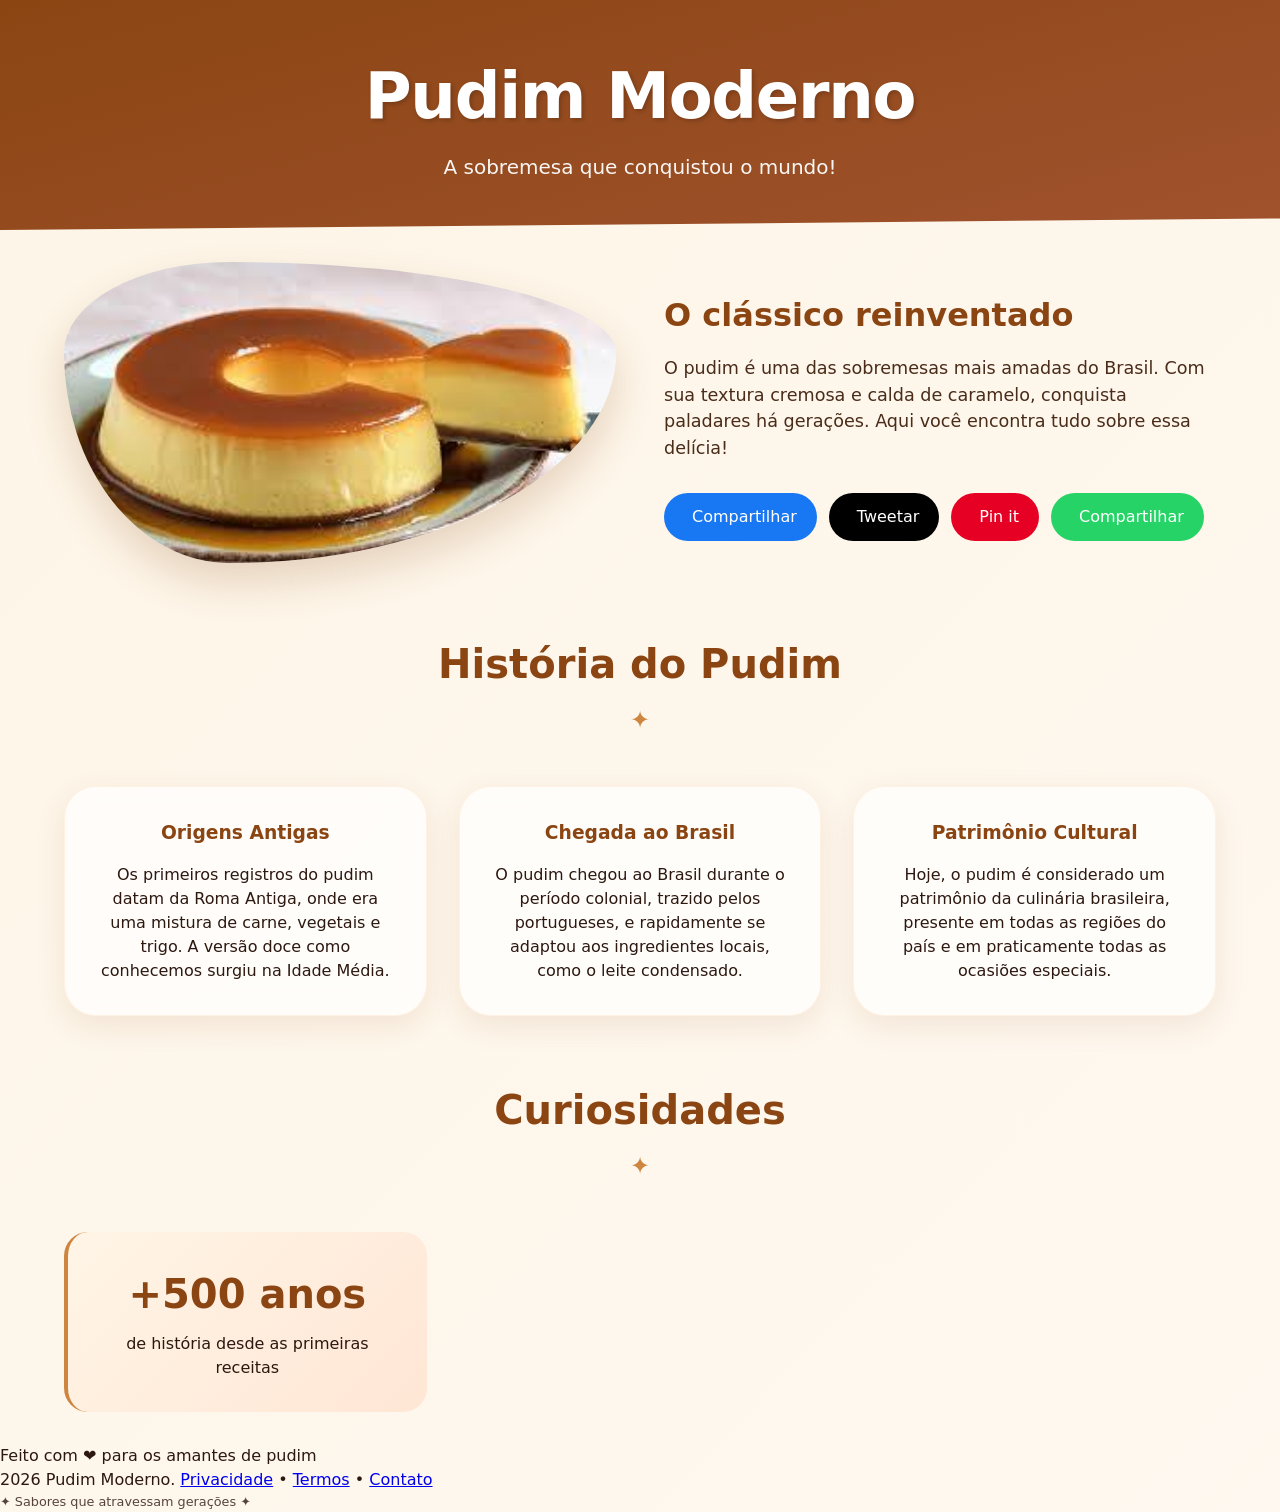
<file: Atividade-1-Diagnostica/index.html>
<!DOCTYPE html>
<html lang="pt-br">
<head>
    <meta charset="UTF-8">
    <meta name="viewport" content="width=device-width, initial-scale=1.0">
    <title>Pudim Moderno ✦</title>
    <link rel="stylesheet" href="Style.css">
    
</head>
<body>
    <header>
        <div class="header-content">
            <h1>Pudim Moderno</h1>
            <p>A sobremesa que conquistou o mundo!</p>
        </div>
    </header>

    <section class="classic-pudim">
        <div class="container">
            <div class="pudim-showcase">
                <div class="pudim-image">
                    <img src="IMG/pudim.jpg" 
                         alt="Pudim delicioso" 
                         loading="lazy">
                </div>
                <div class="pudim-info">
                    <h2>O clássico reinventado</h2>
                    <p>O pudim é uma das sobremesas mais amadas do Brasil. Com sua textura cremosa e calda de caramelo, conquista paladares há gerações. Aqui você encontra tudo sobre essa delícia!</p>
                    
                    <div class="share-buttons">
                        <a href="#" class="share-btn facebook" target="_blank" rel="noopener noreferrer">
                            <i class="fab fa-facebook-f"></i> <span>Compartilhar</span>
                        </a>
                        <a href="#" class="share-btn twitter" target="_blank" rel="noopener noreferrer">
                            <i class="fab fa-twitter"></i> <span>Tweetar</span>
                        </a>
                        <a href="#" class="share-btn pinterest" target="_blank" rel="noopener noreferrer">
                            <i class="fab fa-pinterest"></i> <span>Pin it</span>
                        </a>
                        <a href="#" class="share-btn whatsapp" target="_blank" rel="noopener noreferrer">
                            <i class="fab fa-whatsapp"></i> <span>Compartilhar</span>
                        </a>
                    </div>
                </div>
            </div>
        </div>
    </section>

    <section class="history">
        <div class="container">
            <h2 class="section-title">História do Pudim</h2>
            <div class="history-grid">
                <div class="history-card">
                    <i class="fas fa-scroll"></i>
                    <h3>Origens Antigas</h3>
                    <p>Os primeiros registros do pudim datam da Roma Antiga, onde era uma mistura de carne, vegetais e trigo. A versão doce como conhecemos surgiu na Idade Média.</p>
                </div>
                <div class="history-card">
                    <i class="fas fa-ship"></i>
                    <h3>Chegada ao Brasil</h3>
                    <p>O pudim chegou ao Brasil durante o período colonial, trazido pelos portugueses, e rapidamente se adaptou aos ingredientes locais, como o leite condensado.</p>
                </div>
                <div class="history-card">
                    <i class="fas fa-heart"></i>
                    <h3>Patrimônio Cultural</h3>
                    <p>Hoje, o pudim é considerado um patrimônio da culinária brasileira, presente em todas as regiões do país e em praticamente todas as ocasiões especiais.</p>
                </div>
            </div>
        </div>
    </section>

    <section class="curiosities">
        <div class="container">
            <h2 class="section-title">Curiosidades</h2>
            <div class="curiosities-grid">
                <div class="curiosity-item">
                    <h3>+500 anos</h3>
                    <p>de história desde as primeiras receitas</p>
                </div>
            </div>
        </div>
    </section>
      <footer>
        <div class="footer-content">
            <p>
                <i class="fas fa-cookie-bite"></i>
                Feito com <span class="heart">❤</span> para os amantes de pudim
                <i class="fas fa-cookie-bite"></i>
            </p>
            <p>
                <i class="far fa-copyright"></i> 2026 Pudim Moderno. 
                <a href="#">Privacidade</a> • 
                <a href="#">Termos</a> • 
                <a href="#">Contato</a>
            </p>
            <p style="font-size: 0.8rem; opacity: 0.8;">
                ✦ Sabores que atravessam gerações ✦
            </p>
        </div>
    </footer>
</body>
</html>
</file>
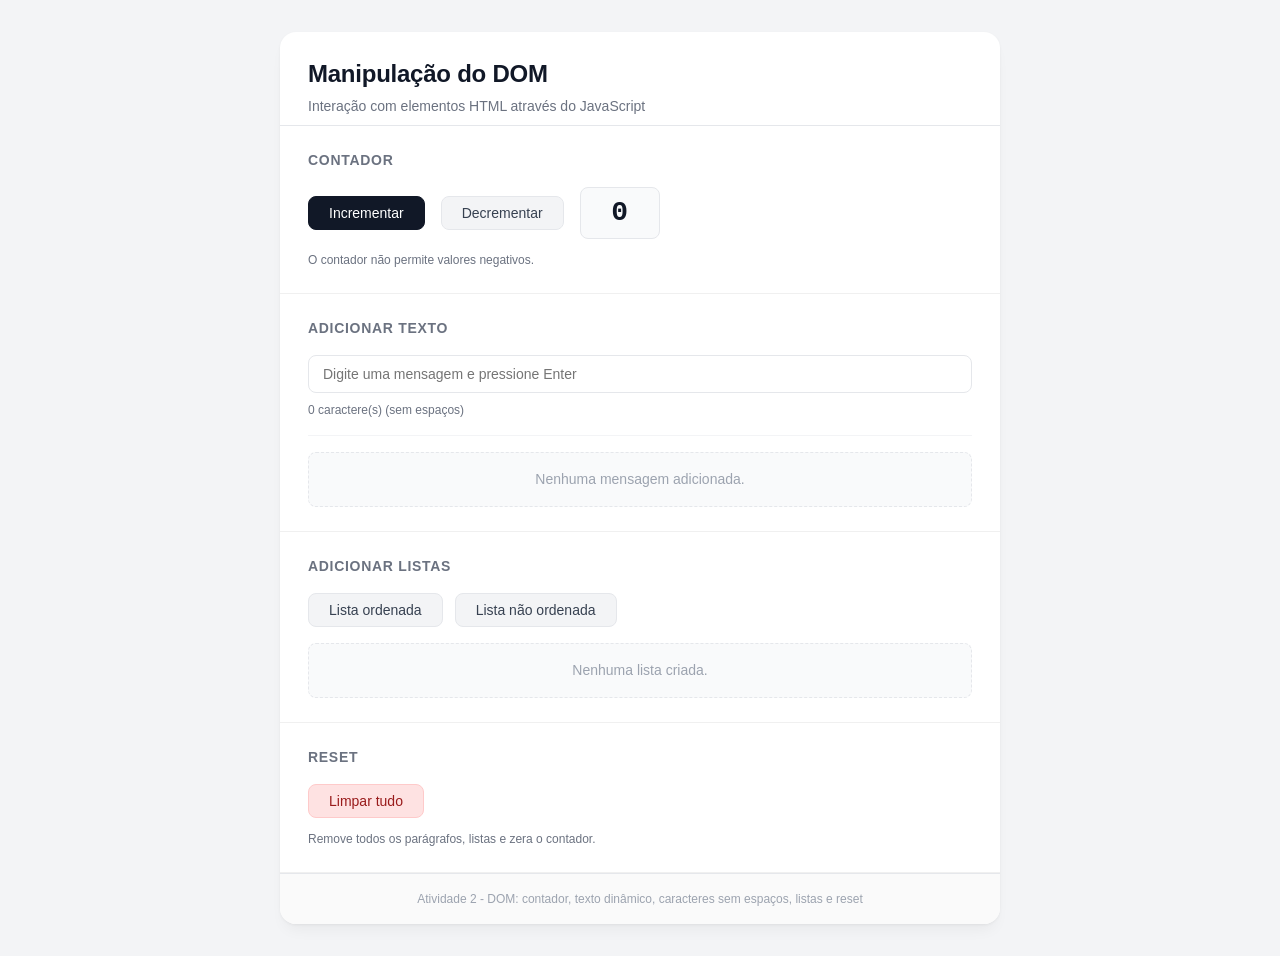
<file: atividade3/index.html>
<!DOCTYPE html>
<html lang="pt-BR">
<head>
    <meta charset="UTF-8">
    <meta name="viewport" content="width=device-width, initial-scale=1.0">
    <title>Atividade 2 - Manipulação DOM</title>
    <style>
        * {
            margin: 0;
            padding: 0;
            box-sizing: border-box;
        }

        body {
            font-family: -apple-system, BlinkMacSystemFont, 'Segoe UI', Roboto, 'Helvetica Neue', sans-serif;
            background: #f3f4f6;
            line-height: 1.5;
            padding: 2rem 1rem;
            color: #111827;
        }

        .container {
            max-width: 720px;
            margin: 0 auto;
        }

        /* Card principal */
        .card {
            background: #ffffff;
            border-radius: 1rem;
            box-shadow: 0 1px 3px rgba(0, 0, 0, 0.05), 0 10px 15px -5px rgba(0, 0, 0, 0.05);
            overflow: hidden;
        }

        /* Header */
        .header {
            padding: 1.5rem 1.75rem 0.5rem 1.75rem;
            border-bottom: 1px solid #e5e7eb;
        }

        .header h1 {
            font-size: 1.5rem;
            font-weight: 600;
            color: #111827;
            letter-spacing: -0.01em;
        }

        .header p {
            font-size: 0.875rem;
            color: #6b7280;
            margin-top: 0.25rem;
        }

        /* Seções */
        .section {
            padding: 1.5rem 1.75rem;
            border-bottom: 1px solid #f0f0f0;
        }

        .section:last-child {
            border-bottom: none;
        }

        .section-title {
            font-size: 0.875rem;
            font-weight: 600;
            text-transform: uppercase;
            letter-spacing: 0.05em;
            color: #6b7280;
            margin-bottom: 1rem;
        }

        /* Contador */
        .counter-wrapper {
            display: flex;
            align-items: center;
            gap: 1rem;
            flex-wrap: wrap;
        }

        .btn {
            background: #f3f4f6;
            border: 1px solid #e5e7eb;
            padding: 0.5rem 1.25rem;
            border-radius: 0.5rem;
            font-size: 0.875rem;
            font-weight: 500;
            color: #374151;
            cursor: pointer;
            transition: all 0.15s ease;
        }

        .btn:hover {
            background: #e5e7eb;
            border-color: #d1d5db;
        }

        .btn-primary {
            background: #111827;
            border-color: #111827;
            color: white;
        }

        .btn-primary:hover {
            background: #1f2937;
            border-color: #1f2937;
        }

        .btn-danger {
            background: #fee2e2;
            border-color: #fecaca;
            color: #991b1b;
        }

        .btn-danger:hover {
            background: #fecaca;
        }

        .counter-value {
            font-size: 1.75rem;
            font-weight: 600;
            background: #f9fafb;
            padding: 0.25rem 1rem;
            border-radius: 0.5rem;
            border: 1px solid #e5e7eb;
            min-width: 80px;
            text-align: center;
            font-family: monospace;
            color: #111827;
        }

        /* Input group */
        .input-group {
            margin-bottom: 1rem;
        }

        .text-field {
            width: 100%;
            padding: 0.625rem 0.875rem;
            border: 1px solid #e5e7eb;
            border-radius: 0.5rem;
            font-size: 0.875rem;
            font-family: inherit;
            transition: all 0.15s ease;
            background: white;
        }

        .text-field:focus {
            outline: none;
            border-color: #111827;
            box-shadow: 0 0 0 2px rgba(17, 24, 39, 0.1);
        }

        .char-info {
            font-size: 0.75rem;
            color: #6b7280;
            margin-top: 0.5rem;
        }

        /* Área de parágrafos */
        .paragraphs-area {
            margin-top: 1rem;
            border-top: 1px solid #f3f4f6;
            padding-top: 1rem;
        }

        .paragraphs-area p {
            background: #f9fafb;
            padding: 0.625rem 0.875rem;
            border-radius: 0.5rem;
            margin-bottom: 0.5rem;
            font-size: 0.875rem;
            border: 1px solid #f0f0f0;
            word-break: break-word;
        }

        .empty-message {
            font-size: 0.875rem;
            color: #9ca3af;
            text-align: center;
            padding: 1rem;
            background: #f9fafb;
            border-radius: 0.5rem;
            border: 1px dashed #e5e7eb;
        }

        /* Listas */
        .lists-area {
            margin-top: 1rem;
        }

        .list-item-wrapper {
            margin-bottom: 1rem;
        }

        .list-item-wrapper ul,
        .list-item-wrapper ol {
            background: #f9fafb;
            padding: 1rem 1rem 1rem 2rem;
            border-radius: 0.5rem;
            border: 1px solid #f0f0f0;
            margin: 0;
        }

        .list-item-wrapper li {
            margin: 0.25rem 0;
            font-size: 0.875rem;
            color: #374151;
        }

        .list-placeholder {
            font-size: 0.875rem;
            color: #9ca3af;
            text-align: center;
            padding: 1rem;
            background: #f9fafb;
            border-radius: 0.5rem;
            border: 1px dashed #e5e7eb;
        }

        /* Grupo de botões */
        .button-group {
            display: flex;
            gap: 0.75rem;
            flex-wrap: wrap;
            margin-bottom: 1rem;
        }

        /* Footer */
        .footer {
            padding: 1rem 1.75rem;
            border-top: 1px solid #e5e7eb;
            background: #fafafa;
            font-size: 0.75rem;
            color: #9ca3af;
            text-align: center;
        }

        hr {
            margin: 1rem 0;
            border: none;
            border-top: 1px solid #f0f0f0;
        }
    </style>
</head>
<body>
    <div class="container">
        <div class="card">
            <div class="header">
                <h1>Manipulação do DOM</h1>
                <p>Interação com elementos HTML através do JavaScript</p>
            </div>

            <!-- Seção 1: Contador de cliques -->
            <div class="section">
                <div class="section-title">Contador</div>
                <div class="counter-wrapper">
                    <button class="btn btn-primary" id="btnIncrement">Incrementar</button>
                    <button class="btn" id="btnDecrement">Decrementar</button>
                    <span class="counter-value" id="counterDisplay">0</span>
                </div>
                <div class="char-info" style="margin-top: 0.75rem;">
                    O contador não permite valores negativos.
                </div>
            </div>

            <!-- Seção 2: Adicionar texto dinâmico + contador de caracteres -->
            <div class="section">
                <div class="section-title">Adicionar texto</div>
                <div class="input-group">
                    <input type="text" id="textInput" class="text-field" placeholder="Digite uma mensagem e pressione Enter" autocomplete="off">
                    <div class="char-info" id="charCounter">0 caracteres (sem espaços)</div>
                </div>
                <div class="paragraphs-area" id="paragraphsContainer">
                    <div class="empty-message">Nenhuma mensagem adicionada.</div>
                </div>
            </div>

            <!-- Seção 3: Adicionar listas (ordenada ou não ordenada) -->
            <div class="section">
                <div class="section-title">Adicionar listas</div>
                <div class="button-group">
                    <button class="btn" id="btnAddOl">Lista ordenada</button>
                    <button class="btn" id="btnAddUl">Lista não ordenada</button>
                </div>
                <div class="lists-area" id="listsContainer">
                    <div class="list-placeholder">Nenhuma lista criada.</div>
                </div>
            </div>

            <!-- Seção 4: Botão de reset -->
            <div class="section">
                <div class="section-title">Reset</div>
                <button class="btn btn-danger" id="btnReset">Limpar tudo</button>
                <div class="char-info" style="margin-top: 0.75rem;">
                    Remove todos os parágrafos, listas e zera o contador.
                </div>
            </div>

            <div class="footer">
                Atividade 2 - DOM: contador, texto dinâmico, caracteres sem espaços, listas e reset
            </div>
        </div>
    </div>

    <script>
 
        // 1. Buscar elementos na árvore DOM e guardar em variáveis
     
        
        // Elementos do contador
        const btnIncrement = document.getElementById('btnIncrement');
        const btnDecrement = document.getElementById('btnDecrement');
        const counterDisplay = document.getElementById('counterDisplay');
        
        // Elementos do texto dinâmico e contador de caracteres
        const textInput = document.getElementById('textInput');
        const charCounter = document.getElementById('charCounter');
        const paragraphsContainer = document.getElementById('paragraphsContainer');
        
        // Elementos das listas
        const btnAddOl = document.getElementById('btnAddOl');
        const btnAddUl = document.getElementById('btnAddUl');
        const listsContainer = document.getElementById('listsContainer');
        
        // Botão de reset
        const btnReset = document.getElementById('btnReset');
        
     
        // 2. Estado inicial

        let clickCount = 0;
    
        // 3. Funções do contador
    
        function updateCounterDisplay() {
            counterDisplay.textContent = clickCount;
        }
        
        function incrementCounter() {
            clickCount++;
            updateCounterDisplay();
        }
        
        function decrementCounter() {
            if (clickCount > 0) {
                clickCount--;
                updateCounterDisplay();
            } else {
                // Alerta informando que o contador já está em zero
                alert('Atenção: o contador já está em zero. Não é possível decrementar.');
            }
        }
        
        
        // 4. Funções para texto dinâmico e contador de caracteres
        
        
        // Função que conta caracteres ignorando espaços
        function updateCharCount() {
            const text = textInput.value;
            // Remove todos os espaços (inclui espaços, tabs, quebras)
            const textWithoutSpaces = text.replace(/\s/g, '');
            const count = textWithoutSpaces.length;
            charCounter.textContent = count + ' caractere(s) (sem espaços)';
        }
        
        // Função para adicionar um novo parágrafo com o texto do input
        function addNewParagraph() {
            const textValue = textInput.value;
            
            // Validação: se o texto estiver vazio ou só com espaços
            if (textValue.trim() === '') {
                alert('Digite uma mensagem antes de pressionar Enter.');
                return;
            }
            
            // Remove a mensagem de "Nenhuma mensagem" se existir
            const emptyMessage = paragraphsContainer.querySelector('.empty-message');
            if (emptyMessage) {
                emptyMessage.remove();
            }
            
            // Cria um novo elemento <p>
            const newParagraph = document.createElement('p');
            newParagraph.textContent = textValue;
            
            // Adiciona o parágrafo ao container
            paragraphsContainer.appendChild(newParagraph);
            
            // Limpa o campo de texto
            textInput.value = '';
            
            // Atualiza o contador de caracteres (agora com valor vazio)
            updateCharCount();
            
            // Foca novamente no campo para facilitar nova digitação
            textInput.focus();
        }

        // 5. Funções para adicionar listas (ordenada e não ordenada)

        // Função auxiliar para remover o placeholder de listas vazias
        function removeListsPlaceholder() {
            const placeholder = listsContainer.querySelector('.list-placeholder');
            if (placeholder) {
                placeholder.remove();
            }
        }
        
        // Cria uma lista ordenada com itens de exemplo
        function createOrderedList() {
            const ol = document.createElement('ol');
            
            // Adiciona 3 itens de exemplo
            const items = ['Primeiro item', 'Segundo item', 'Terceiro item'];
            items.forEach(item => {
                const li = document.createElement('li');
                li.textContent = item;
                ol.appendChild(li);
            });
            
            const wrapper = document.createElement('div');
            wrapper.className = 'list-item-wrapper';
            wrapper.appendChild(ol);
            
            return wrapper;
        }
        
        // Cria uma lista não ordenada com itens de exemplo
        function createUnorderedList() {
            const ul = document.createElement('ul');
            
            // Adiciona 3 itens de exemplo
            const items = ['Item 1', 'Item 2', 'Item 3'];
            items.forEach(item => {
                const li = document.createElement('li');
                li.textContent = item;
                ul.appendChild(li);
            });
            
            const wrapper = document.createElement('div');
            wrapper.className = 'list-item-wrapper';
            wrapper.appendChild(ul);
            
            return wrapper;
        }
        
        // Adicionar lista ordenada
        function addOrderedList() {
            removeListsPlaceholder();
            const newList = createOrderedList();
            listsContainer.appendChild(newList);
        }
        
        // Adicionar lista não ordenada
        function addUnorderedList() {
            removeListsPlaceholder();
            const newList = createUnorderedList();
            listsContainer.appendChild(newList);
        }
        
        // 6. Função de reset (limpa todas as interações)
          
        function resetAll() {
            // 1. Zerar o contador
            clickCount = 0;
            updateCounterDisplay();
            
            // 2. Remover todos os parágrafos adicionados
            while (paragraphsContainer.firstChild) {
                paragraphsContainer.removeChild(paragraphsContainer.firstChild);
            }
            
            // Recria a mensagem de "nenhuma mensagem"
            const emptyMessageDiv = document.createElement('div');
            emptyMessageDiv.className = 'empty-message';
            emptyMessageDiv.textContent = 'Nenhuma mensagem adicionada.';
            paragraphsContainer.appendChild(emptyMessageDiv);
            
            // 3. Remover todas as listas criadas
            // Remove todos os wrappers de lista
            const allListWrappers = listsContainer.querySelectorAll('.list-item-wrapper');
            allListWrappers.forEach(wrapper => wrapper.remove());
            
            // Verifica se existe placeholder de listas, se não, cria um novo
            const existingPlaceholder = listsContainer.querySelector('.list-placeholder');
            if (!existingPlaceholder) {
                const listPlaceholder = document.createElement('div');
                listPlaceholder.className = 'list-placeholder';
                listPlaceholder.textContent = 'Nenhuma lista criada.';
                listsContainer.appendChild(listPlaceholder);
            }
            
            // 4. Limpar campo de texto e resetar contador de caracteres
            textInput.value = '';
            updateCharCount();
            
            // Focar no campo de texto
            textInput.focus();
        }
        
        
        // 7. Configurar os eventos (event listeners)
    
        // Eventos do contador
        btnIncrement.addEventListener('click', incrementCounter);
        btnDecrement.addEventListener('click', decrementCounter);
        
        // Evento para pressionar a tecla Enter no campo de texto
        textInput.addEventListener('keypress', function(event) {
            if (event.key === 'Enter') {
                event.preventDefault();
                addNewParagraph();
            }
        });
        
        // Evento para atualizar o contador de caracteres em tempo real (input)
        textInput.addEventListener('input', function() {
            updateCharCount();
        });
        
        // Eventos para adicionar listas
        btnAddOl.addEventListener('click', addOrderedList);
        btnAddUl.addEventListener('click', addUnorderedList);
        
        // Evento do botão de reset
        btnReset.addEventListener('click', resetAll);
        
       
        // 8. Inicialização (estado inicial correto)
      
         
        updateCounterDisplay();
        updateCharCount();
    
        if (!listsContainer.querySelector('.list-placeholder')) {
            const initialPlaceholder = document.createElement('div');
            initialPlaceholder.className = 'list-placeholder';
            initialPlaceholder.textContent = 'Nenhuma lista criada.';
            listsContainer.appendChild(initialPlaceholder);
        }
        
        if (!paragraphsContainer.querySelector('.empty-message')) {
            const initialEmptyMsg = document.createElement('div');
            initialEmptyMsg.className = 'empty-message';
            initialEmptyMsg.textContent = 'Nenhuma mensagem adicionada.';
            paragraphsContainer.appendChild(initialEmptyMsg);
        }
    </script>
</body>
</html>
</file>
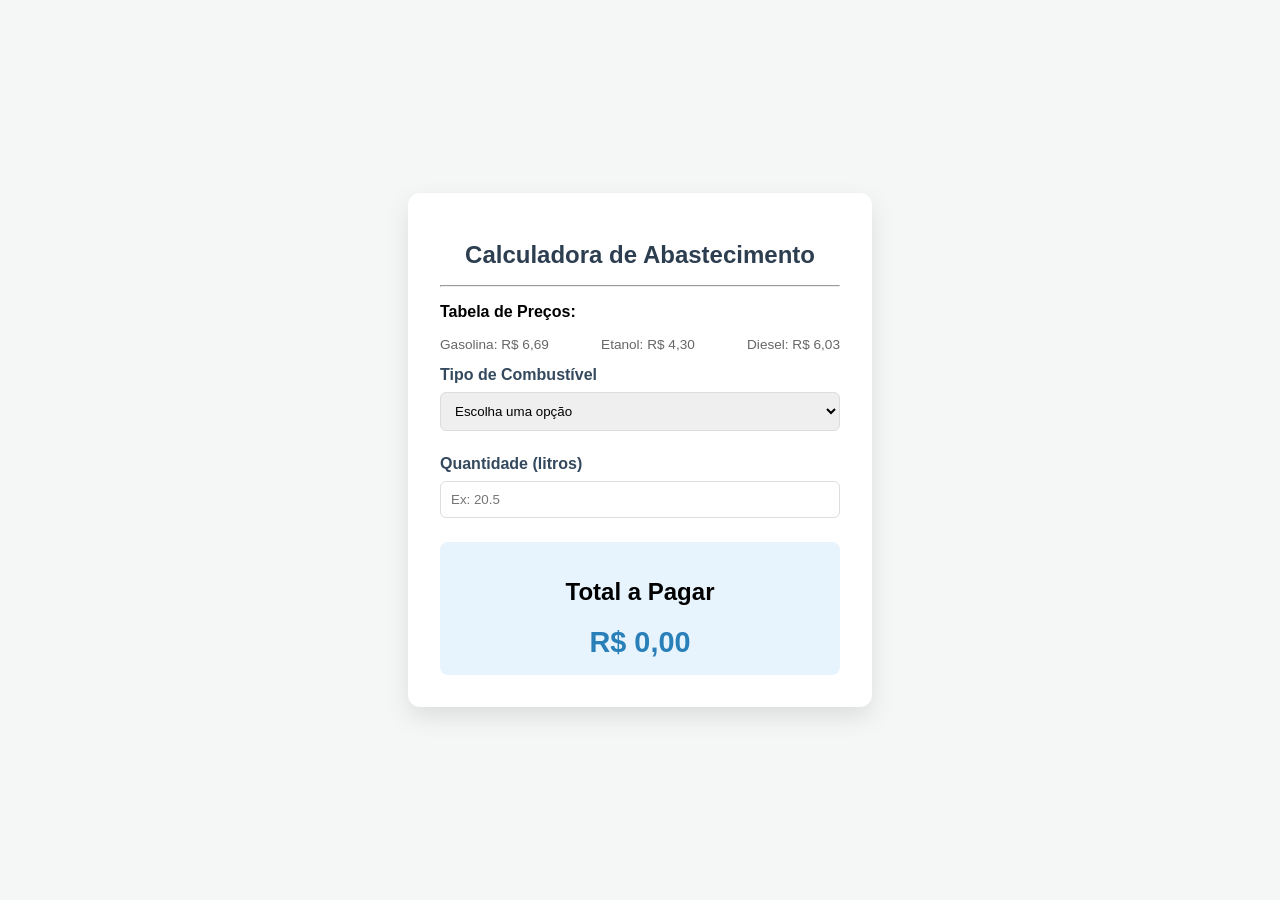
<file: atividade4/index.html>
<!DOCTYPE html>
<html lang="pt-br">
<head>
    <meta charset="UTF-8">
    <meta name="viewport" content="width=device-width, initial-scale=1.0">
    <title>Calculadora de Abastecimento</title>
    <link rel="stylesheet" href="style.css">
</head>
<body>
    <div class="container">
        <h1>Calculadora de Abastecimento</h1>
        <hr>
        
        <div class="precos">
            <p><strong>Tabela de Preços:</strong></p>
            <ul>
                <li>Gasolina: R$ 6,69</li>
                <li>Etanol: R$ 4,30</li>
                <li>Diesel: R$ 6,03</li>
            </ul>
        </div>

        <form id="formularioAbastecimento">
            <div class="input-group">
                <label for="combustivel">Tipo de Combustível</label>
                <select id="combustivel">
                    <option value="">Escolha uma opção</option>
                    <option value="gasolina">Gasolina</option>
                    <option value="etanol">Etanol</option>
                    <option value="diesel">Diesel</option>
                </select>
            </div>

            <div class="input-group">
                <label for="litros">Quantidade (litros)</label>
                <input type="number" min="0" step="0.1" id="litros" placeholder="Ex: 20.5">
            </div>
        </form>

        <div class="resultado-box">
            <h2>Total a Pagar</h2>
            <p id="resultado">R$ 0,00</p>
        </div>
    </div>
    <script src="script.js"></script>
</body>
</html>
</file>
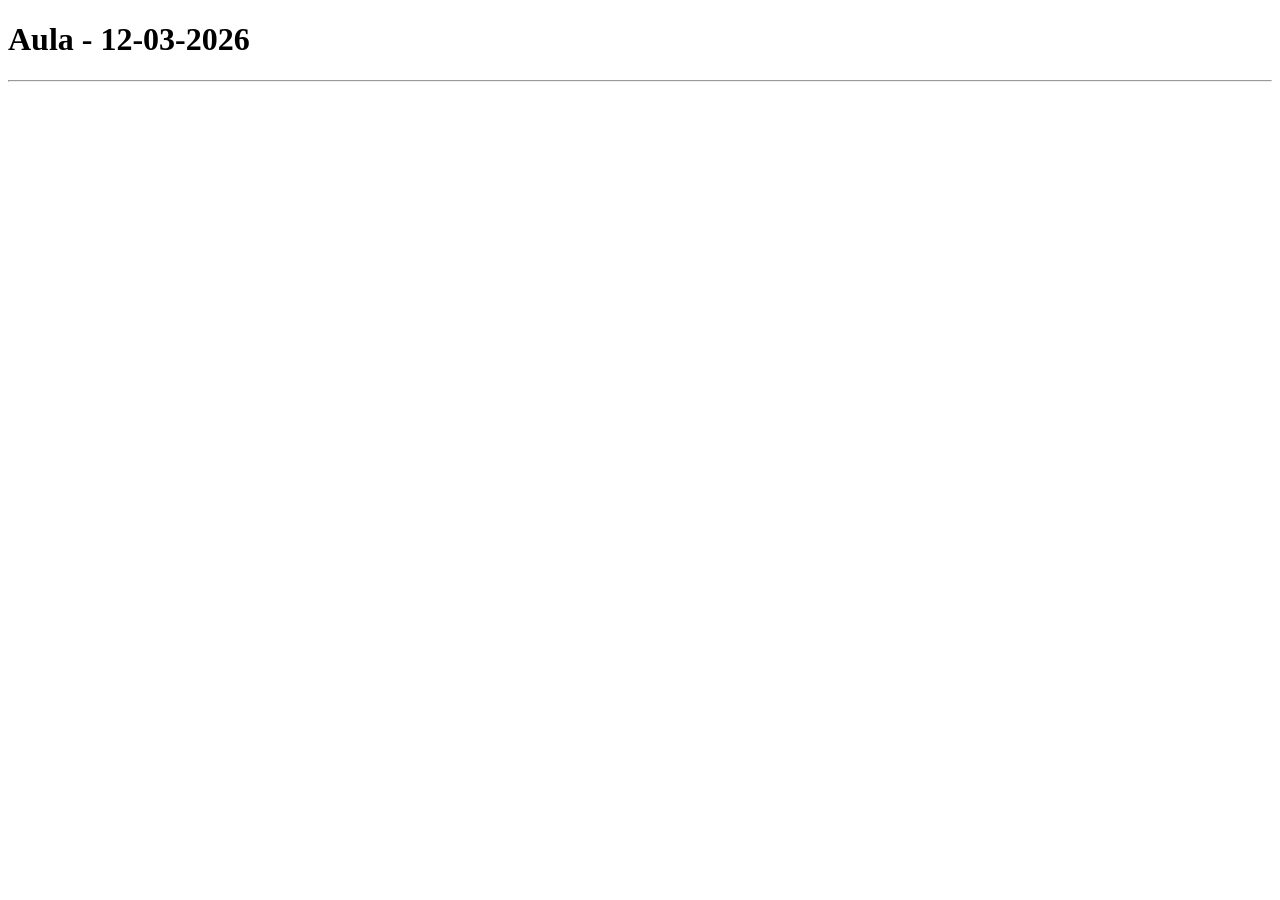
<file: aula-12-03-2026/index.html>
<!DOCTYPE html>
<html lang="pt-br">
<head>
    <meta charset="UTF-8">
    <meta name="viewport" content="width=device-width, initial-scale=1.0">
    <title>Document</title>
</head>
<body>
    <h1>Aula - 12-03-2026</h1>
    <hr>
    <h2></h2>
    
</body>
</html>
</file>
<file: Atividade-1-Diagnostica/Style.css>
* {
    margin: 0;
    padding: 0;
    box-sizing: border-box;
}

        body {
            font-family: system-ui, -apple-system, 'Segoe UI', Roboto, sans-serif;
            background: linear-gradient(135deg, #fdf5e6 0%, #fff8f0 100%);
            color: #2d1810;
            line-height: 1.5;
        }

        .container {
            max-width: 1200px;
            margin: 0 auto;
            padding: 2rem 1.5rem;
        }

        /* Header */
        header {
            background: linear-gradient(165deg, #8b4513 0%, #a0522d 100%);
            color: white;
            text-align: center;
            padding: 3rem 1rem;
            clip-path: polygon(0 0, 100% 0, 100% 95%, 0 100%);
            position: relative;
        }

        .header-content {
            max-width: 800px;
            margin: 0 auto;
        }

        header h1 {
            font-size: clamp(2.5rem, 8vw, 4rem);
            font-weight: 800;
            letter-spacing: -0.02em;
            margin-bottom: 0.5rem;
            text-shadow: 2px 2px 4px rgba(0,0,0,0.2);
        }

        header p {
            font-size: 1.25rem;
            opacity: 0.95;
            font-weight: 300;
        }

        /* Pudim Showcase */
        .pudim-showcase {
            display: grid;
            grid-template-columns: 1fr 1fr;
            gap: 3rem;
            align-items: center;
        }

        .pudim-image img {
            width: 100%;
            height: auto;
            border-radius: 30% 70% 70% 30% / 30% 30% 70% 70%;
            box-shadow: 0 20px 40px rgba(139, 69, 19, 0.2);
            transition: transform 0.3s ease;
        }

        .pudim-image img:hover {
            transform: scale(1.02);
        }

        .pudim-info h2 {
            font-size: 2rem;
            margin-bottom: 1rem;
            color: #8b4513;
        }

        .pudim-info p {
            font-size: 1.1rem;
            color: #4a2c1a;
            margin-bottom: 2rem;
        }

        /* Share Buttons */
        .share-buttons {
            display: flex;
            flex-wrap: wrap;
            gap: 0.75rem;
        }

        .share-btn {
            display: inline-flex;
            align-items: center;
            gap: 0.5rem;
            padding: 0.75rem 1.25rem;
            border-radius: 50px;
            text-decoration: none;
            color: white;
            font-weight: 500;
            transition: all 0.2s ease;
            backdrop-filter: blur(4px);
        }

        .share-btn:hover {
            transform: translateY(-2px);
            filter: brightness(1.1);
        }

        .facebook { background: #1877f2; }
        .twitter { background: #000000; }
        .pinterest { background: #e60023; }
        .whatsapp { background: #25d366; }

        /* Section Titles */
        .section-title {
            font-size: 2.5rem;
            text-align: center;
            margin-bottom: 3rem;
            position: relative;
            color: #8b4513;
        }

        .section-title::after {
            content: "✦";
            display: block;
            font-size: 1.5rem;
            color: #cd853f;
            margin-top: 0.5rem;
        }

        /* History Cards */
        .history-grid {
            display: grid;
            grid-template-columns: repeat(auto-fit, minmax(250px, 1fr));
            gap: 2rem;
        }

        .history-card {
            background: rgba(255,255,255,0.7);
            backdrop-filter: blur(10px);
            padding: 2rem;
            border-radius: 2rem;
            text-align: center;
            box-shadow: 0 10px 30px rgba(139, 69, 19, 0.1);
            border: 1px solid rgba(255,215,175,0.3);
            transition: all 0.3s ease;
        }

        .history-card:hover {
            transform: translateY(-5px);
            box-shadow: 0 20px 40px rgba(139, 69, 19, 0.15);
        }

        .history-card i {
            font-size: 2.5rem;
            color: #cd853f;
            margin-bottom: 1rem;
        }

        .history-card h3 {
            margin-bottom: 1rem;
            color: #8b4513;
        }

        /* Curiosities */
        .curiosities-grid {
            display: grid;
            grid-template-columns: repeat(3, 1fr);
            gap: 2rem;
            text-align: center;
        }

        .curiosity-item {
            padding: 2rem;
            background: linear-gradient(135deg, #fff5e6, #ffe6d5);
            border-radius: 1.5rem;
            border-left: 4px solid #cd853f;
        }

        .curiosity-item h3 {
            font-size: 2.5rem;
            color: #8b4513;
            margin-bottom: 0.5rem;
        }

        /* Responsive */
        @media (max-width: 768px) {
            .pudim-showcase {
                grid-template-columns: 1fr;
                gap: 2rem;
            }
            
            .curiosities-grid {
                grid-template-columns: 1fr;
            }
            
            .share-buttons {
                justify-content: center;
            }
            
            .section-title {
                font-size: 2rem;
            }
        }

        @media (max-width: 480px) {
            .share-btn span {
                display: none;
            }
            
            .share-btn i {
                font-size: 1.2rem;
            }
            
            .share-btn {
                padding: 0.75rem;
            }
    }
</file>
<file: atividade4/style.css>
body {
    font-family: 'Segoe UI', Tahoma, Geneva, Verdana, sans-serif;
    background-color: #f4f7f6;
    display: flex;
    justify-content: center;
    align-items: center;
    height: 100vh;
    margin: 0;
}

.container {
    background: white;
    padding: 2rem;
    border-radius: 12px;
    box-shadow: 0 10px 25px rgba(0,0,0,0.1);
    max-width: 400px;
    width: 100%;
}

h1 { color: #2c3e50; font-size: 1.5rem; text-align: center; }

.precos ul {
    list-style: none;
    padding: 0;
    display: flex;
    justify-content: space-between;
    font-size: 0.85rem;
    color: #666;
}

.input-group {
    margin-bottom: 1.5rem;
}

label { display: block; margin-bottom: 0.5rem; color: #34495e; font-weight: bold; }

select, input {
    width: 100%;
    padding: 10px;
    border: 1px solid #ddd;
    border-radius: 6px;
    box-sizing: border-box; /* Garante que o padding não estoure a largura */
}

.resultado-box {
    background: #e8f4fd;
    padding: 1rem;
    border-radius: 8px;
    text-align: center;
    margin-top: 1rem;
}

#resultado {
    font-size: 1.8rem;
    font-weight: bold;
    color: #2980b9;
    margin: 0;
}
</file>
